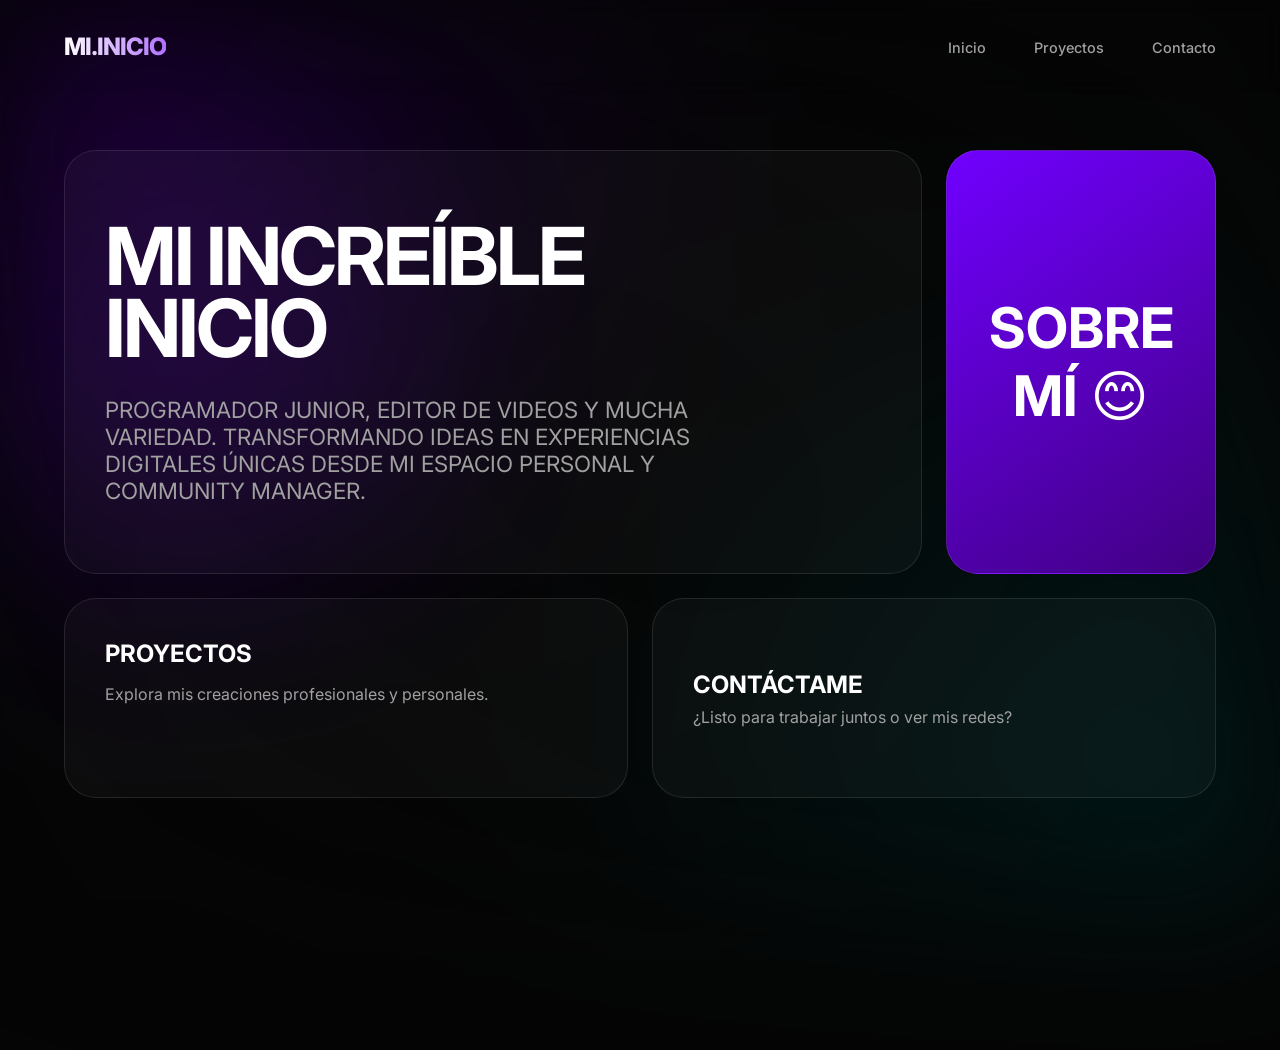
<file: index.html>
<!DOCTYPE html>
<html lang="es">
<head>
    <meta charset="UTF-8">
    <meta name="viewport" content="width=device-width, initial-scale=1.0">
    <title>Mi Inicio</title>
    <link rel="stylesheet" href="style.css">
    <link rel="preconnect" href="https://fonts.googleapis.com">
    <link rel="preconnect" href="https://fonts.gstatic.com" crossorigin>
    <link href="https://fonts.googleapis.com/css2?family=Inter:wght@400;500;700;800&display=swap" rel="stylesheet">
</head>
<body>
    <div class="bg-mesh"></div>
    <div class="bg-orb"></div>

    <header>
        <nav>
            <div class="logo">MI.INICIO</div>
            <div class="menu-toggle" id="mobile-menu">
                <span></span>
                <span></span>
                <span></span>
            </div>
            <ul class="nav-links">
                <li><a href="#inicio">Inicio</a></li>
                <li><a href="#proyectos">Proyectos</a></li>
                <li><a href="#contacto">Contacto</a></li>
            </ul>
        </nav>
    </header>

    <main id="inicio">
        <!-- Bento Grid Layout -->
        <div class="bento-card card-hero col-span-3 row-span-2 reveal">
            <h1>MI INCREÍBLE<br>INICIO</h1>
            <p>
PROGRAMADOR JUNIOR, EDITOR DE VIDEOS Y MUCHA VARIEDAD. TRANSFORMANDO IDEAS EN EXPERIENCIAS DIGITALES ÚNICAS DESDE MI ESPACIO PERSONAL Y COMMUNITY MANAGER.</p>
        </div>

        <a href="sobre-mi.html" class="bento-card card-skills col-span-1 row-span-2 reveal" id="sobre-mi" style="display: flex; align-items: center; justify-content: center; min-height: 250px; text-decoration: none; color: inherit;">
            <h2 style="font-size: 3.5rem; text-align: center;">SOBRE MÍ 😊</h2>
        </a>

        <a href="proyectos.html" class="bento-card card-work col-span-2 reveal" id="proyectos" style="text-decoration: none; color: inherit; display: block; transition: transform 0.3s, border-color 0.3s;">
            <h2>PROYECTOS</h2>
            <p style="color: var(--text-dim); margin-top: 1rem;">Explora mis creaciones profesionales y personales.</p>
        </a>

        <a href="contacto.html" class="bento-card card-contact col-span-2 reveal" id="contacto" style="text-decoration: none; color: inherit; display: flex; align-items: center; justify-content: space-between; transition: transform 0.3s, border-color 0.3s;">
            <div>
                <h2>CONTÁCTAME</h2>
                <p style="color: var(--text-dim); margin-top: 0.5rem;">¿Listo para trabajar juntos o ver mis redes?</p>
            </div>
        </a>
    </main>

    <script src="script.js"></script>
</body>
</html>
</file>
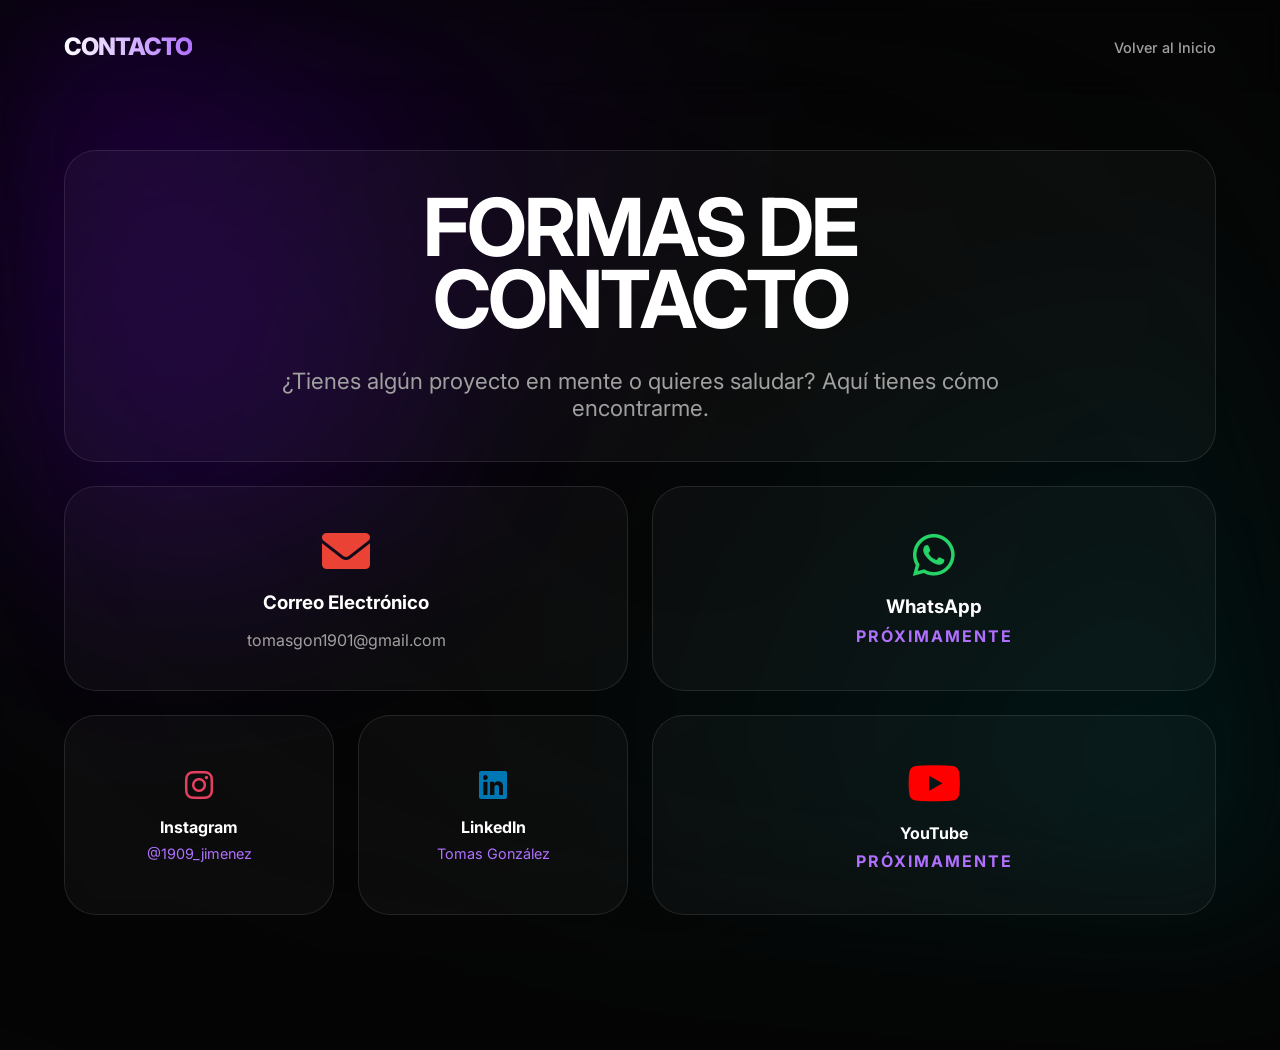
<file: contacto.html>
<!DOCTYPE html>
<html lang="es">
<head>
    <meta charset="UTF-8">
    <meta name="viewport" content="width=device-width, initial-scale=1.0">
    <title>Contacto | Mi Inicio</title>
    <link rel="stylesheet" href="style.css">
    <link rel="preconnect" href="https://fonts.googleapis.com">
    <link rel="preconnect" href="https://fonts.gstatic.com" crossorigin>
    <link href="https://fonts.googleapis.com/css2?family=Inter:wght@400;500;700;800&display=swap" rel="stylesheet">
    <link rel="stylesheet" href="https://cdnjs.cloudflare.com/ajax/libs/font-awesome/6.0.0/css/all.min.css">
</head>
<body>
    <div class="bg-mesh"></div>
    <div class="bg-orb"></div>

    <header>
        <nav>
            <div class="logo">CONTACTO</div>
            <div class="menu-toggle" id="mobile-menu">
                <span></span>
                <span></span>
                <span></span>
            </div>
            <ul class="nav-links">
                <li><a href="index.html">Volver al Inicio</a></li>
            </ul>
        </nav>
    </header>

    <main>
        <div class="bento-card card-hero col-span-4 reveal" style="text-align: center; display: flex; flex-direction: column; align-items: center; justify-content: center;">
            <h1>FORMAS DE<br>CONTACTO</h1>
            <p style="text-align: center; max-width: 800px; margin: 0 auto;">¿Tienes algún proyecto en mente o quieres saludar? Aquí tienes cómo encontrarme.</p>
        </div>

        <a href="https://mail.google.com/mail/?view=cm&fs=1&to=tomasgon1901@gmail.com" target="_blank" class="bento-card col-span-2 reveal" style="display: flex; flex-direction: column; align-items: center; justify-content: center; gap: 1rem; text-decoration: none; color: inherit; transition: transform 0.3s, border-color 0.3s;">
            <i class="fas fa-envelope" style="font-size: 3rem; color: #EA4335;"></i>
            <h3>Correo Electrónico</h3>
            <p style="color: var(--text-dim);">tomasgon1901@gmail.com</p>
        </a>

        <div class="bento-card col-span-2 reveal" style="text-align: center; display: flex; flex-direction: column; align-items: center; justify-content: center;">
            <i class="fab fa-whatsapp" style="font-size: 3rem; margin-bottom: 1rem; color: #25D366;"></i>
            <h3>WhatsApp</h3>
            <p style="color: var(--accent-light); font-weight: 700; letter-spacing: 2px; margin-top: 0.5rem;">PRÓXIMAMENTE</p>
        </div>

        <a href="https://www.instagram.com/1909_jimenez?igsh=MTFvOTR3eHhnMGNzcg==" target="_blank" class="bento-card col-span-1 reveal" style="text-align: center; text-decoration: none; color: inherit; display: flex; flex-direction: column; align-items: center; justify-content: center; transition: transform 0.3s, border-color 0.3s;">
            <i class="fab fa-instagram" style="font-size: 2rem; margin-bottom: 1rem; color: #E4405F;"></i>
            <h4>Instagram</h4>
            <p style="color: var(--accent-light); font-size: 0.9rem; margin-top: 0.5rem;">@1909_jimenez</p>
        </a>

        <a href="https://www.linkedin.com/in/tomas-gonzález-487644416" target="_blank" class="bento-card col-span-1 reveal" style="text-align: center; text-decoration: none; color: inherit; display: flex; flex-direction: column; align-items: center; justify-content: center; transition: transform 0.3s, border-color 0.3s;">
            <i class="fab fa-linkedin" style="font-size: 2rem; margin-bottom: 1rem; color: #0077B5;"></i>
            <h4>LinkedIn</h4>
            <p style="color: var(--accent-light); font-size: 0.9rem; margin-top: 0.5rem;">Tomas González</p>
        </a>

        <div class="bento-card col-span-2 reveal" style="text-align: center; display: flex; flex-direction: column; align-items: center; justify-content: center;">
            <i class="fab fa-youtube" style="font-size: 3rem; margin-bottom: 1rem; color: #FF0000;"></i>
            <h4>YouTube</h4>
            <p style="color: var(--accent-light); font-weight: 700; letter-spacing: 2px; margin-top: 0.5rem;">PRÓXIMAMENTE</p>
        </div>
    </main>

    <script src="script.js"></script>
</body>
</html>
</file>
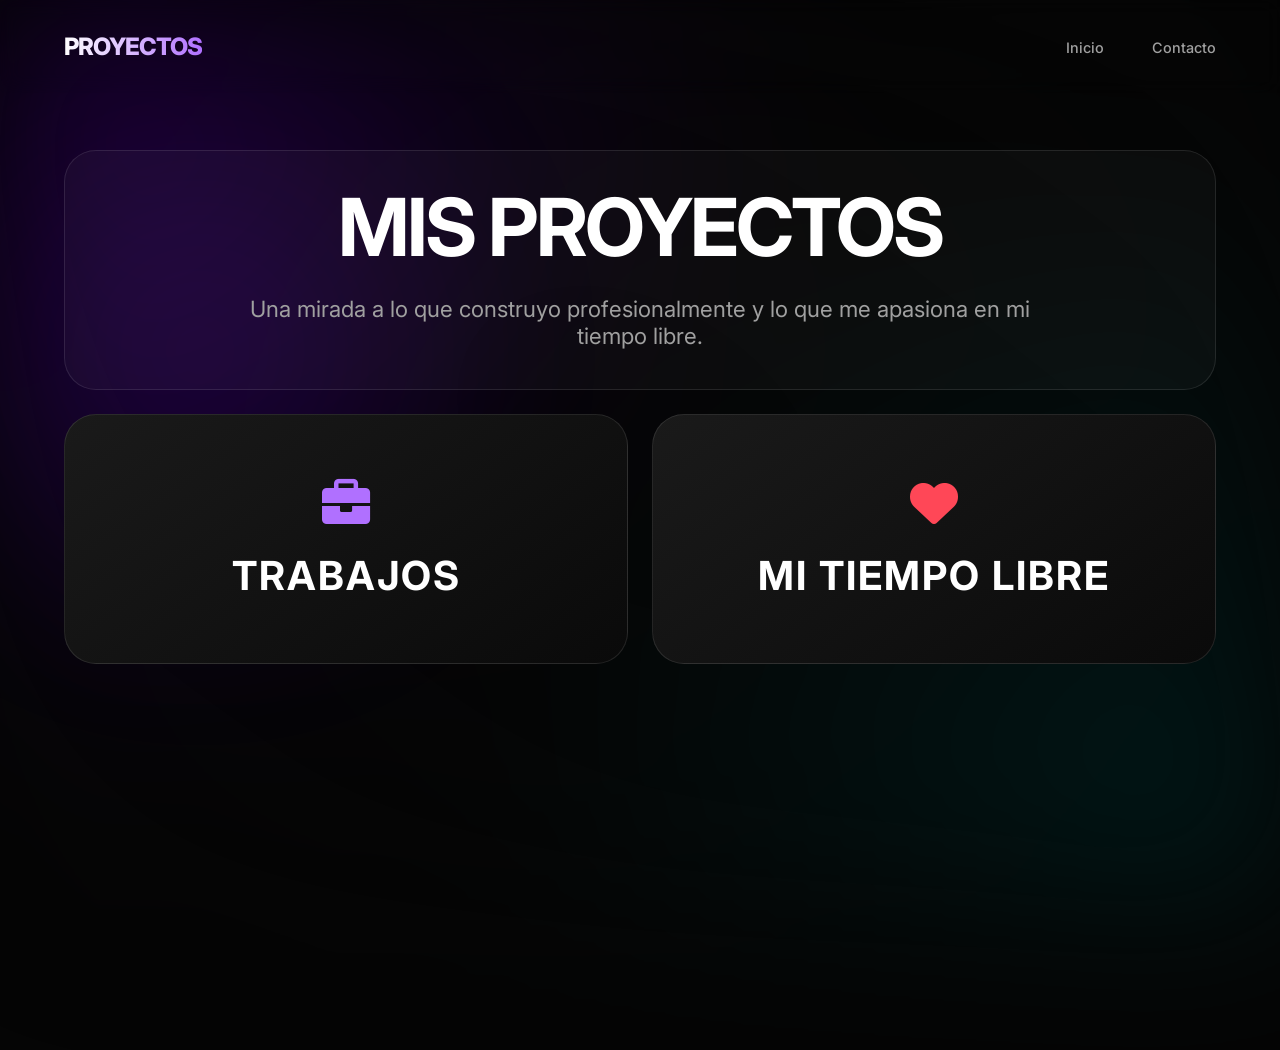
<file: proyectos.html>
<!DOCTYPE html>
<html lang="es">
<head>
    <meta charset="UTF-8">
    <meta name="viewport" content="width=device-width, initial-scale=1.0">
    <title>Proyectos | Mi Inicio</title>
    <link rel="stylesheet" href="style.css">
    <link rel="preconnect" href="https://fonts.googleapis.com">
    <link rel="preconnect" href="https://fonts.gstatic.com" crossorigin>
    <link href="https://fonts.googleapis.com/css2?family=Inter:wght@400;500;700;800&display=swap" rel="stylesheet">
    <link rel="stylesheet" href="https://cdnjs.cloudflare.com/ajax/libs/font-awesome/6.0.0/css/all.min.css">
    <style>
        .clickable-card {
            text-decoration: none;
            color: inherit;
            display: flex;
            flex-direction: column;
            align-items: center;
            justify-content: center;
            cursor: pointer;
        }
    </style>
</head>
<body>
    <div class="bg-mesh"></div>
    <div class="bg-orb"></div>

    <header>
        <nav>
            <div class="logo">PROYECTOS</div>
            <div class="menu-toggle" id="mobile-menu">
                <span></span>
                <span></span>
                <span></span>
            </div>
            <ul class="nav-links">
                <li><a href="index.html">Inicio</a></li>
                <li><a href="contacto.html">Contacto</a></li>
            </ul>
        </nav>
    </header>

    <main>
        <div class="bento-card card-hero col-span-4 reveal" style="text-align: center; display: flex; flex-direction: column; align-items: center; justify-content: center;">
            <h1>MIS PROYECTOS</h1>
            <p style="text-align: center; max-width: 800px; margin: 0 auto;">Una mirada a lo que construyo profesionalmente y lo que me apasiona en mi tiempo libre.</p>
        </div>

        <!-- Sección de Trabajos -->
        <a href="trabajos.html" class="bento-card col-span-2 reveal clickable-card" style="background: linear-gradient(145deg, #1a1a1a, #0a0a0a); min-height: 250px;">
            <div style="display: flex; flex-direction: column; align-items: center; gap: 1.5rem;">
                <i class="fas fa-briefcase" style="font-size: 3rem; color: var(--accent-light);"></i>
                <h2 style="font-size: 2.5rem; letter-spacing: 2px;">TRABAJOS</h2>
            </div>
        </a>

        <!-- Sección de Tiempo Libre -->
        <a href="tiempo-libre.html" class="bento-card col-span-2 reveal clickable-card" style="background: linear-gradient(145deg, #1a1a1a, #0a0a0a); min-height: 250px;">
            <div style="display: flex; flex-direction: column; align-items: center; gap: 1.5rem;">
                <i class="fas fa-heart" style="font-size: 3rem; color: #ff4757;"></i>
                <h2 style="font-size: 2.5rem; letter-spacing: 2px;">MI TIEMPO LIBRE</h2>
            </div>
        </a>
    </main>

    <script src="script.js"></script>
</body>
</html>
</file>
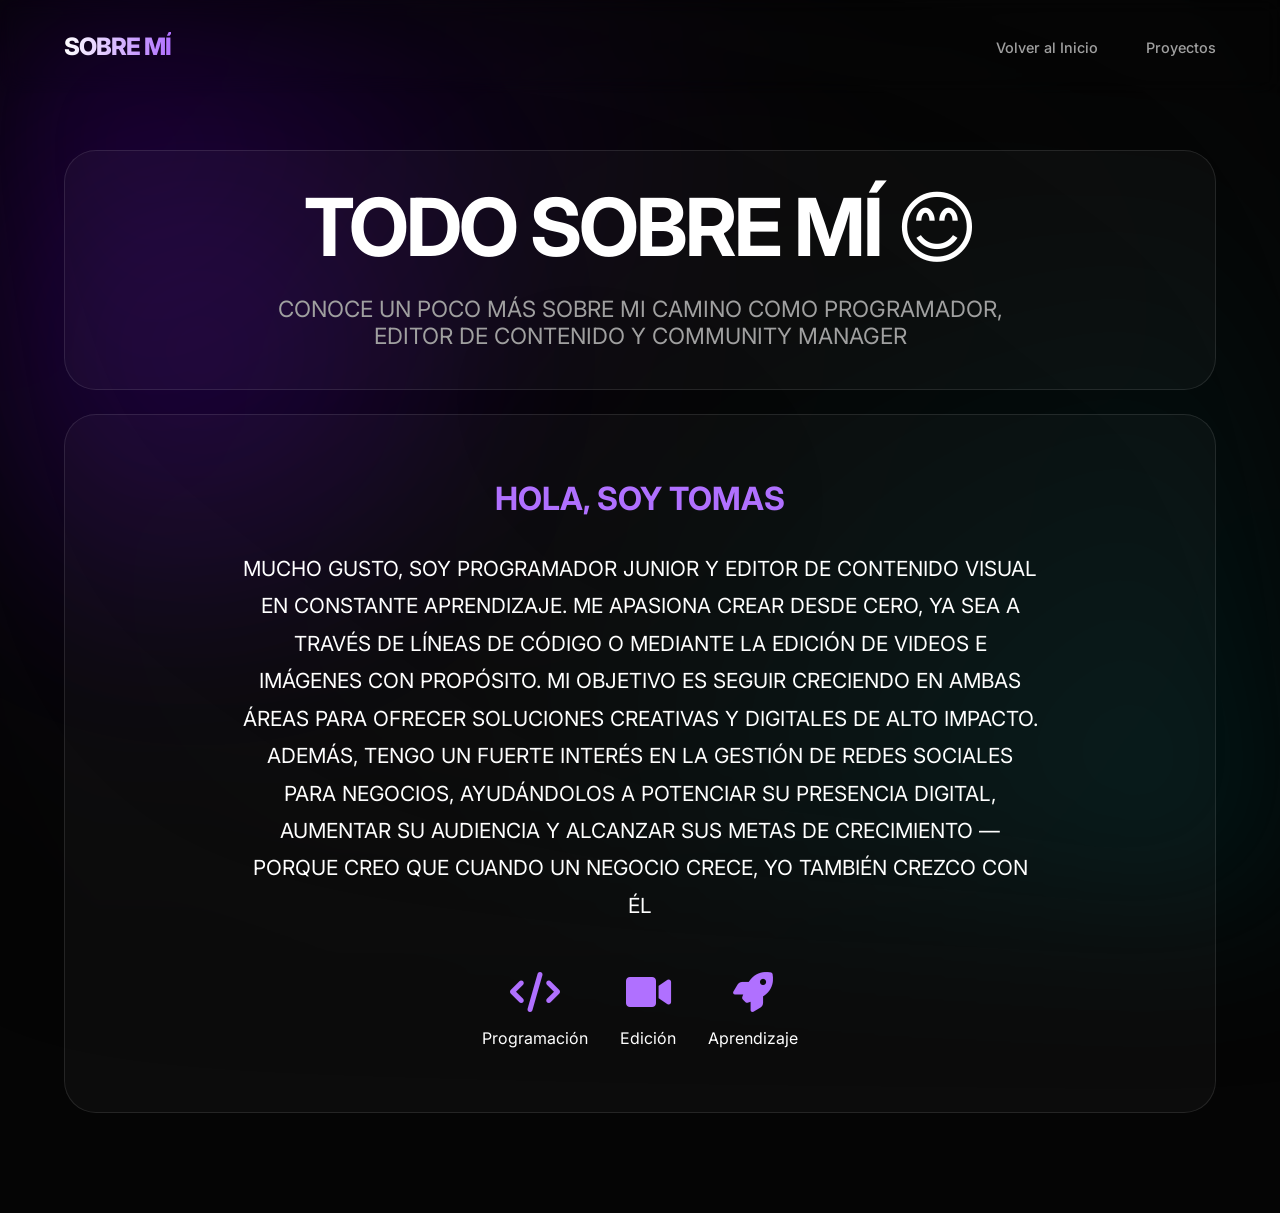
<file: sobre-mi.html>
<!DOCTYPE html>
<html lang="es">
<head>
    <meta charset="UTF-8">
    <meta name="viewport" content="width=device-width, initial-scale=1.0">
    <title>Sobre Mí | Mi Inicio</title>
    <link rel="stylesheet" href="style.css">
    <link rel="preconnect" href="https://fonts.googleapis.com">
    <link rel="preconnect" href="https://fonts.gstatic.com" crossorigin>
    <link href="https://fonts.googleapis.com/css2?family=Inter:wght@400;500;700;800&display=swap" rel="stylesheet">
    <link rel="stylesheet" href="https://cdnjs.cloudflare.com/ajax/libs/font-awesome/6.0.0/css/all.min.css">
</head>
<body>
    <div class="bg-mesh"></div>
    <div class="bg-orb"></div>

    <header>
        <nav>
            <div class="logo">SOBRE MÍ</div>
            <div class="menu-toggle" id="mobile-menu">
                <span></span>
                <span></span>
                <span></span>
            </div>
            <ul class="nav-links">
                <li><a href="index.html">Volver al Inicio</a></li>
                <li><a href="proyectos.html">Proyectos</a></li>
            </ul>
        </nav>
    </header>

    <main>
        <div class="bento-card card-hero col-span-4 reveal" style="text-align: center; display: flex; flex-direction: column; align-items: center; justify-content: center;">
            <h1>TODO SOBRE MÍ 😊</h1>
            <p style="text-align: center; max-width: 800px; margin: 0 auto;">CONOCE UN POCO MÁS SOBRE MI CAMINO COMO PROGRAMADOR, EDITOR DE CONTENIDO Y COMMUNITY MANAGER</p>
        </div>

        <div class="bento-card col-span-4 reveal bio-card" style="display: flex; flex-direction: column; align-items: center; justify-content: center;">
            <h2 style="font-size: 2rem; margin-bottom: 2rem; color: var(--accent-light);">HOLA, SOY TOMAS</h2>
            <div style="max-width: 800px; text-align: center; line-height: 1.8; font-size: 1.3rem; color: var(--text-main);">
                <p>MUCHO GUSTO, SOY PROGRAMADOR JUNIOR Y EDITOR DE CONTENIDO VISUAL EN CONSTANTE APRENDIZAJE. ME APASIONA CREAR DESDE CERO, YA SEA A TRAVÉS DE LÍNEAS DE CÓDIGO O MEDIANTE LA EDICIÓN DE VIDEOS E IMÁGENES CON PROPÓSITO. MI OBJETIVO ES SEGUIR CRECIENDO EN AMBAS ÁREAS PARA OFRECER SOLUCIONES CREATIVAS Y DIGITALES DE ALTO IMPACTO.
ADEMÁS, TENGO UN FUERTE INTERÉS EN LA GESTIÓN DE REDES SOCIALES PARA NEGOCIOS, AYUDÁNDOLOS A POTENCIAR SU PRESENCIA DIGITAL, AUMENTAR SU AUDIENCIA Y ALCANZAR SUS METAS DE CRECIMIENTO — PORQUE CREO QUE CUANDO UN NEGOCIO CRECE, YO TAMBIÉN CREZCO CON ÉL</p>
            </div>
            <div style="margin-top: 3rem; display: flex; gap: 2rem; flex-wrap: wrap; justify-content: center;">
                <div style="text-align: center;">
                    <i class="fas fa-code" style="font-size: 2.5rem; color: var(--accent-light); margin-bottom: 1rem;"></i>
                    <p>Programación</p>
                </div>
                <div style="text-align: center;">
                    <i class="fas fa-video" style="font-size: 2.5rem; color: var(--accent-light); margin-bottom: 1rem;"></i>
                    <p>Edición</p>
                </div>
                <div style="text-align: center;">
                    <i class="fas fa-rocket" style="font-size: 2.5rem; color: var(--accent-light); margin-bottom: 1rem;"></i>
                    <p>Aprendizaje</p>
                </div>
            </div>
        </div>
    </main>

    <script src="script.js"></script>
</body>
</html>
</file>
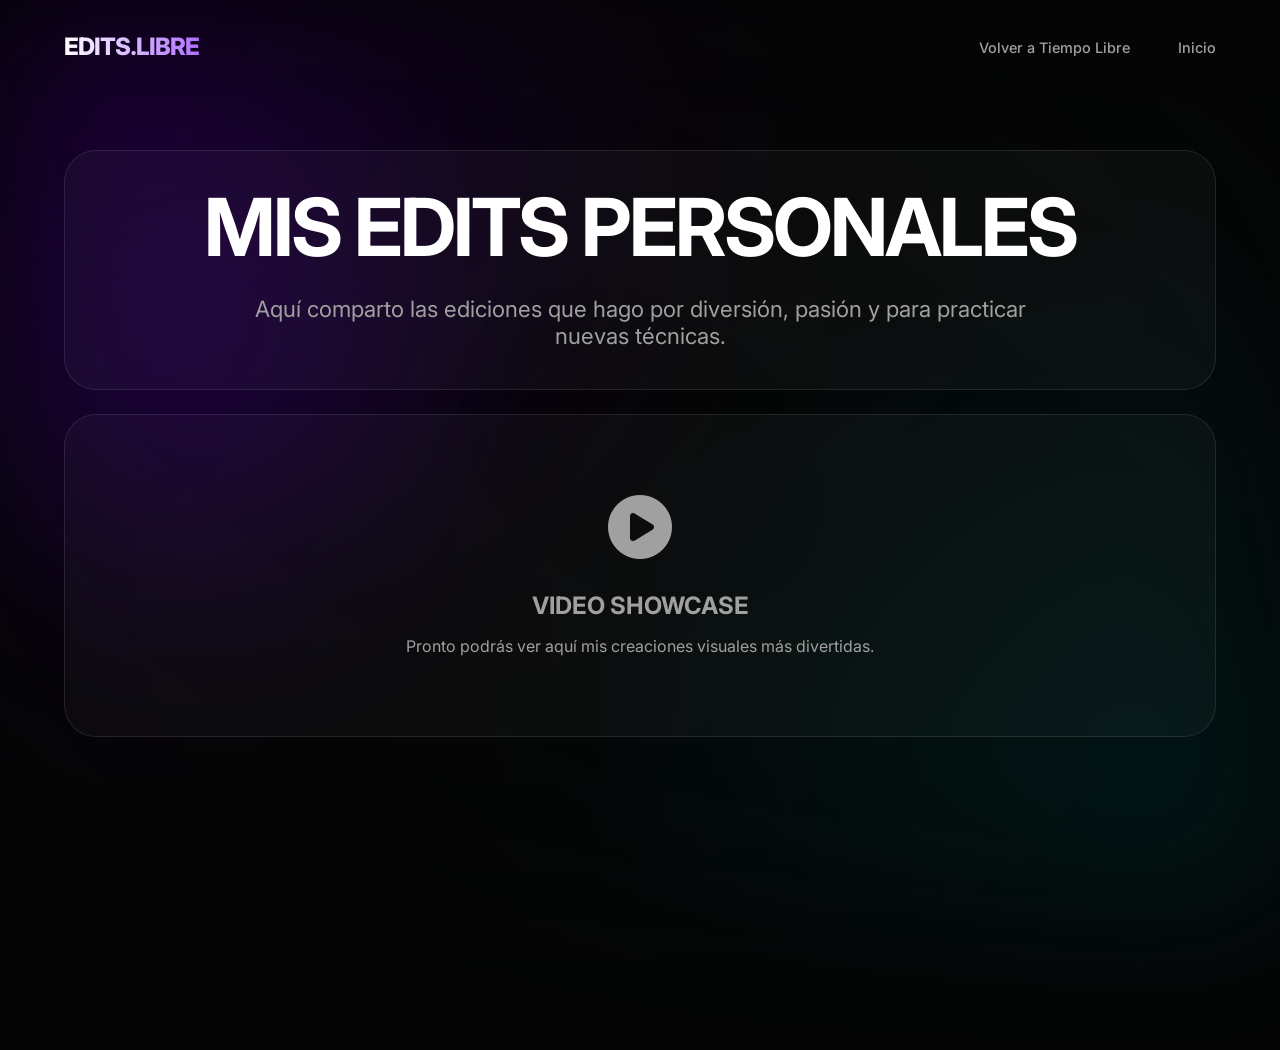
<file: tiempo-libre-edits.html>
<!DOCTYPE html>
<html lang="es">
<head>
    <meta charset="UTF-8">
    <meta name="viewport" content="width=device-width, initial-scale=1.0">
    <title>Edits Personales | Mi Inicio</title>
    <link rel="stylesheet" href="style.css">
    <link rel="preconnect" href="https://fonts.googleapis.com">
    <link rel="preconnect" href="https://fonts.gstatic.com" crossorigin>
    <link href="https://fonts.googleapis.com/css2?family=Inter:wght@400;500;700;800&display=swap" rel="stylesheet">
    <link rel="stylesheet" href="https://cdnjs.cloudflare.com/ajax/libs/font-awesome/6.0.0/css/all.min.css">
</head>
<body>
    <div class="bg-mesh"></div>
    <div class="bg-orb"></div>

    <header>
        <nav>
            <div class="logo">EDITS.LIBRE</div>
            <div class="menu-toggle" id="mobile-menu">
                <span></span>
                <span></span>
                <span></span>
            </div>
            <ul class="nav-links">
                <li><a href="tiempo-libre.html">Volver a Tiempo Libre</a></li>
                <li><a href="index.html">Inicio</a></li>
            </ul>
        </nav>
    </header>

    <main>
        <div class="bento-card card-hero col-span-4 reveal" style="text-align: center; display: flex; flex-direction: column; align-items: center; justify-content: center;">
            <h1>MIS EDITS PERSONALES</h1>
            <p style="text-align: center; max-width: 800px; margin: 0 auto;">Aquí comparto las ediciones que hago por diversión, pasión y para practicar nuevas técnicas.</p>
        </div>

        <div class="bento-card col-span-4 reveal" style="text-align: center; padding: 5rem;">
            <i class="fas fa-play-circle" style="font-size: 4rem; color: var(--text-dim); margin-bottom: 2rem;"></i>
            <h2 style="color: var(--text-dim);">VIDEO SHOWCASE</h2>
            <p style="color: var(--text-dim); margin-top: 1rem;">Pronto podrás ver aquí mis creaciones visuales más divertidas.</p>
        </div>
    </main>

    <script src="script.js"></script>
</body>
</html>
</file>
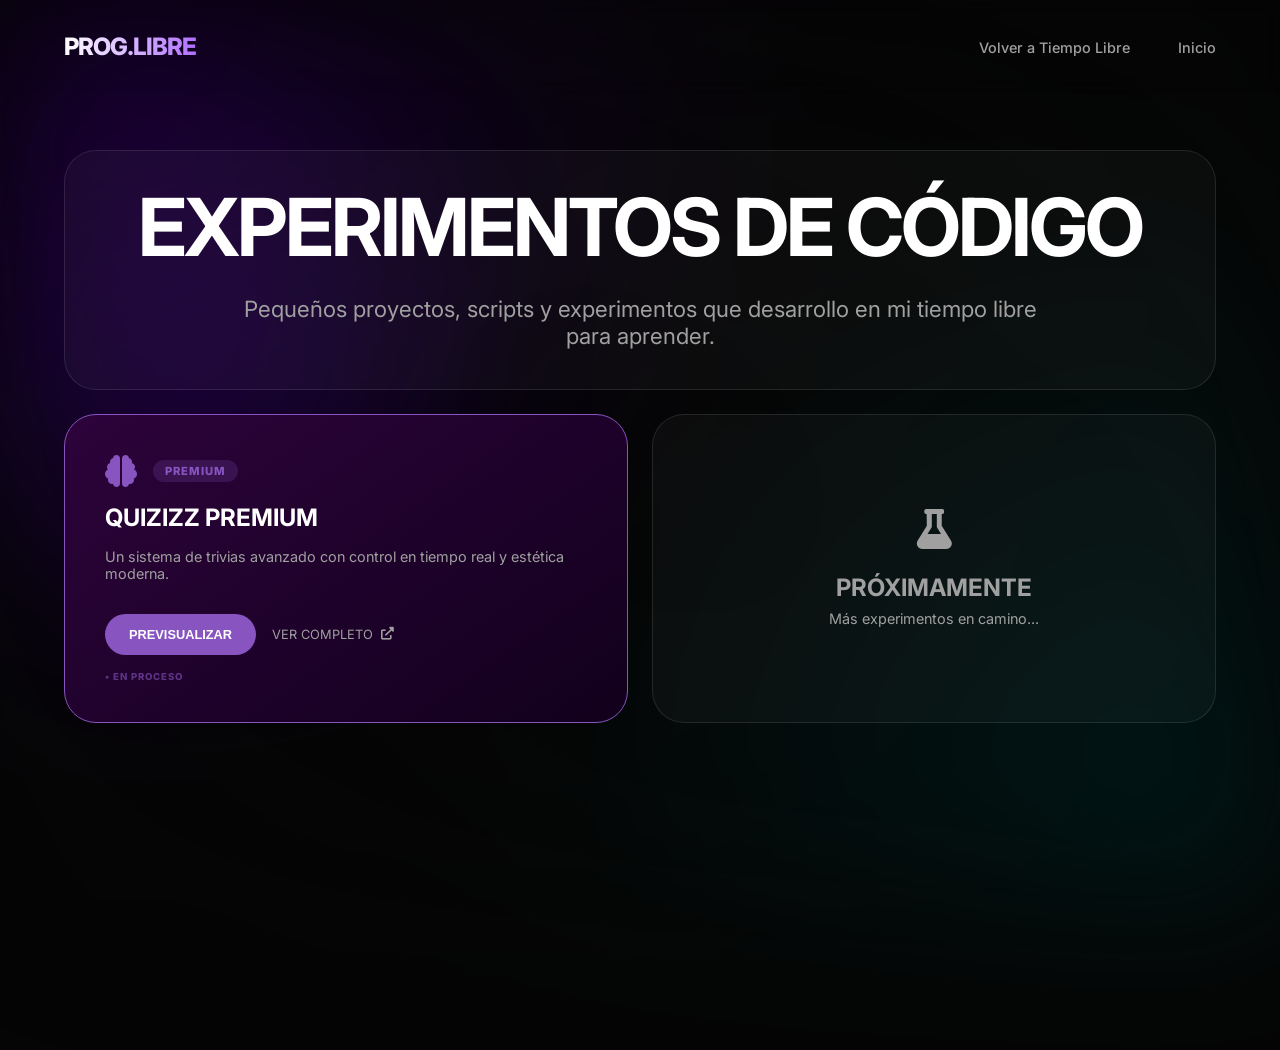
<file: tiempo-libre-programacion.html>
<!DOCTYPE html>
<html lang="es">
<head>
    <meta charset="UTF-8">
    <meta name="viewport" content="width=device-width, initial-scale=1.0">
    <title>Experimentos | Mi Inicio</title>
    <link rel="stylesheet" href="style.css">
    <link rel="preconnect" href="https://fonts.googleapis.com">
    <link rel="preconnect" href="https://fonts.gstatic.com" crossorigin>
    <link href="https://fonts.googleapis.com/css2?family=Inter:wght@400;500;700;800&display=swap" rel="stylesheet">
    <link rel="stylesheet" href="https://cdnjs.cloudflare.com/ajax/libs/font-awesome/6.0.0/css/all.min.css">
</head>
<body>
    <div class="bg-mesh"></div>
    <div class="bg-orb"></div>

    <header>
        <nav>
            <div class="logo">PROG.LIBRE</div>
            <div class="menu-toggle" id="mobile-menu">
                <span></span>
                <span></span>
                <span></span>
            </div>
            <ul class="nav-links">
                <li><a href="tiempo-libre.html">Volver a Tiempo Libre</a></li>
                <li><a href="index.html">Inicio</a></li>
            </ul>
        </nav>
    </header>

    <main>
        <div class="bento-card card-hero col-span-4 reveal" style="text-align: center; display: flex; flex-direction: column; align-items: center; justify-content: center;">
            <h1>EXPERIMENTOS DE CÓDIGO</h1>
            <p style="text-align: center; max-width: 800px; margin: 0 auto;">Pequeños proyectos, scripts y experimentos que desarrollo en mi tiempo libre para aprender.</p>
        </div>

        <!-- Sección de Proyecto: Quizizz PREMIUM -->
        <div class="bento-card col-span-2 reveal" style="display: flex; flex-direction: column; justify-content: space-between; background: linear-gradient(145deg, #2d033b, #11001c); border-color: #8854c0;">
            <div>
                <div style="display: flex; align-items: center; gap: 1rem; margin-bottom: 1rem;">
                    <i class="fas fa-brain" style="font-size: 2rem; color: #8854c0;"></i>
                    <span style="background: rgba(136, 84, 192, 0.2); color: #8854c0; padding: 4px 12px; border-radius: 20px; font-size: 0.7rem; font-weight: 800; letter-spacing: 1px;">PREMIUM</span>
                </div>
                <h2>QUIZIZZ PREMIUM</h2>
                <p style="color: var(--text-dim); margin-top: 1rem; font-size: 0.9rem;">Un sistema de trivias avanzado con control en tiempo real y estética moderna.</p>
            </div>
            <div style="margin-top: 2rem; display: flex; gap: 1rem; align-items: center;">
                <button onclick="openPreview()" class="contact-btn" style="background: #8854c0; color: white; border: none; cursor: pointer; padding: 0.8rem 1.5rem; font-size: 0.8rem;">PREVISUALIZAR</button>
                <a href="proyectos/quiz-premium/index.html" target="_blank" style="text-decoration: none; color: var(--text-dim); font-size: 0.8rem; display: flex; align-items: center; gap: 0.5rem;">
                    VER COMPLETO <i class="fas fa-external-link-alt"></i>
                </a>
            </div>
            <p style="font-size: 0.6rem; color: #8854c0; opacity: 0.6; margin-top: 1rem; letter-spacing: 1px; font-weight: 800; text-transform: uppercase;">• En proceso</p>
        </div>

        <div class="bento-card col-span-2 reveal" style="text-align: center; display: flex; flex-direction: column; align-items: center; justify-content: center;">
            <i class="fas fa-flask" style="font-size: 2.5rem; color: var(--text-dim); margin-bottom: 1.5rem;"></i>
            <h2 style="color: var(--text-dim);">PRÓXIMAMENTE</h2>
            <p style="color: var(--text-dim); margin-top: 0.5rem; font-size: 0.9rem;">Más experimentos en camino...</p>
        </div>
    </main>

    <!-- Modal de Previsualización -->
    <div id="preview-modal" style="display: none; position: fixed; top: 0; left: 0; width: 100%; height: 100%; background: rgba(0,0,0,0.9); z-index: 1000; backdrop-filter: blur(10px);">
        <div style="position: relative; width: 95%; max-width: 450px; height: 85vh; margin: 4vh auto; background: #000; border-radius: 32px; overflow: hidden; border: 1px solid rgba(255,255,255,0.1); box-shadow: 0 0 50px rgba(136, 84, 192, 0.3);">
            <button onclick="closePreview()" style="position: absolute; top: 20px; right: 20px; background: rgba(255,255,255,0.2); border: none; color: white; width: 40px; height: 40px; border-radius: 50%; cursor: pointer; z-index: 1001; display: flex; align-items: center; justify-content: center;">
                <i class="fas fa-times"></i>
            </button>
            <iframe id="preview-iframe" src="" style="width: 100%; height: 100%; border: none;"></iframe>
        </div>
    </div>

    <script>
        function openPreview() {
            document.getElementById('preview-iframe').src = 'proyectos/quiz-premium/index.html';
            document.getElementById('preview-modal').style.display = 'block';
            document.body.style.overflow = 'hidden';
        }
        function closePreview() {
            document.getElementById('preview-modal').style.display = 'none';
            document.getElementById('preview-iframe').src = '';
            document.body.style.overflow = 'auto';
        }
    </script>

    <script src="script.js"></script>
</body>
</html>
</file>
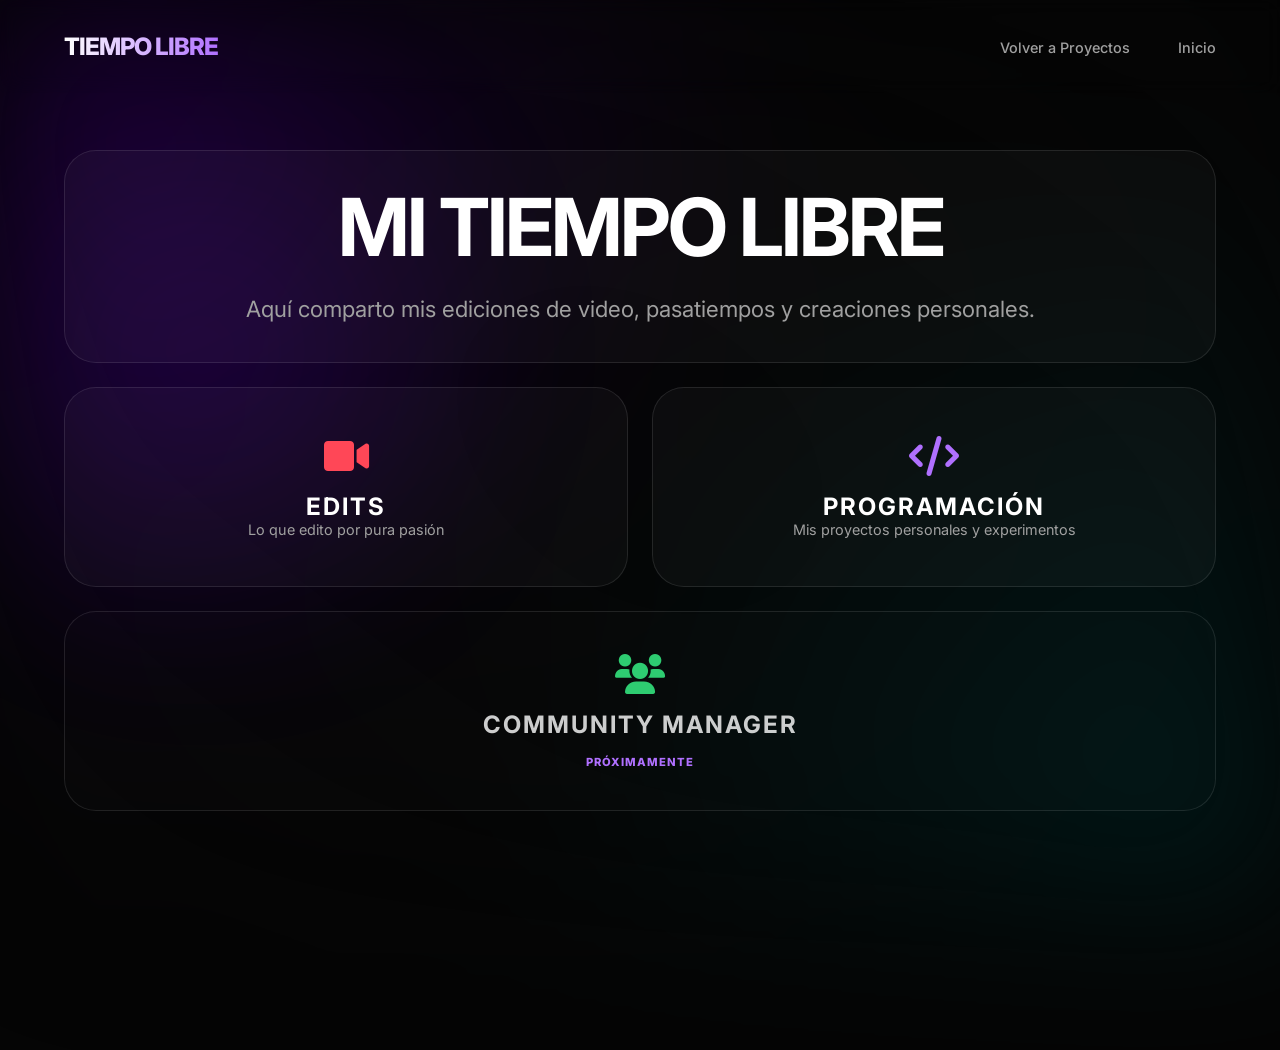
<file: tiempo-libre.html>
<!DOCTYPE html>
<html lang="es">
<head>
    <meta charset="UTF-8">
    <meta name="viewport" content="width=device-width, initial-scale=1.0">
    <title>Tiempo Libre | Mi Inicio</title>
    <link rel="stylesheet" href="style.css">
    <link rel="preconnect" href="https://fonts.googleapis.com">
    <link rel="preconnect" href="https://fonts.gstatic.com" crossorigin>
    <link href="https://fonts.googleapis.com/css2?family=Inter:wght@400;500;700;800&display=swap" rel="stylesheet">
    <link rel="stylesheet" href="https://cdnjs.cloudflare.com/ajax/libs/font-awesome/6.0.0/css/all.min.css">
    <style>
        .hobby-card {
            transition: transform 0.3s ease, border-color 0.3s ease;
            cursor: pointer;
            text-decoration: none;
            color: inherit;
        }
        .hobby-card:hover {
            transform: translateY(-10px);
            border-color: #ff4757;
        }
        .status-tag {
            font-size: 0.7rem;
            font-weight: 800;
            letter-spacing: 1px;
            color: var(--accent-light);
            margin-top: 1rem;
        }
    </style>
</head>
<body>
    <div class="bg-mesh"></div>
    <div class="bg-orb"></div>

    <header>
        <nav>
            <div class="logo">TIEMPO LIBRE</div>
            <div class="menu-toggle" id="mobile-menu">
                <span></span>
                <span></span>
                <span></span>
            </div>
            <ul class="nav-links">
                <li><a href="proyectos.html">Volver a Proyectos</a></li>
                <li><a href="index.html">Inicio</a></li>
            </ul>
        </nav>
    </header>

    <main>
        <div class="bento-card card-hero col-span-4 reveal" style="text-align: center; display: flex; flex-direction: column; align-items: center; justify-content: center;">
            <h1>MI TIEMPO LIBRE</h1>
            <p style="text-align: center; max-width: 800px; margin: 0 auto;">Aquí comparto mis ediciones de video, pasatiempos y creaciones personales.</p>
        </div>

        <!-- Sección EDITS -->
        <a href="tiempo-libre-edits.html" class="bento-card col-span-2 reveal hobby-card" style="display: flex; flex-direction: column; align-items: center; justify-content: center; min-height: 200px;">
            <i class="fas fa-video" style="font-size: 2.5rem; color: #ff4757; margin-bottom: 1rem;"></i>
            <h2 style="letter-spacing: 2px;">EDITS</h2>
            <p style="color: var(--text-dim); font-size: 0.9rem;">Lo que edito por pura pasión</p>
        </a>

        <!-- Sección PROGRAMACIÓN -->
        <a href="tiempo-libre-programacion.html" class="bento-card col-span-2 reveal hobby-card" style="display: flex; flex-direction: column; align-items: center; justify-content: center; min-height: 200px;">
            <i class="fas fa-code" style="font-size: 2.5rem; color: var(--accent-light); margin-bottom: 1rem;"></i>
            <h2 style="letter-spacing: 2px;">PROGRAMACIÓN</h2>
            <p style="color: var(--text-dim); font-size: 0.9rem;">Mis proyectos personales y experimentos</p>
        </a>

        <!-- Sección COMMUNITY MANAGER -->
        <div class="bento-card col-span-4 reveal" style="display: flex; flex-direction: column; align-items: center; justify-content: center; min-height: 150px; background: rgba(255,255,255,0.01);">
            <i class="fas fa-users" style="font-size: 2.5rem; color: #2ecc71; margin-bottom: 1rem;"></i>
            <h2 style="letter-spacing: 2px; opacity: 0.8;">COMMUNITY MANAGER</h2>
            <p class="status-tag">PRÓXIMAMENTE</p>
        </div>
    </main>

    <script src="script.js"></script>
</body>
</html>
</file>
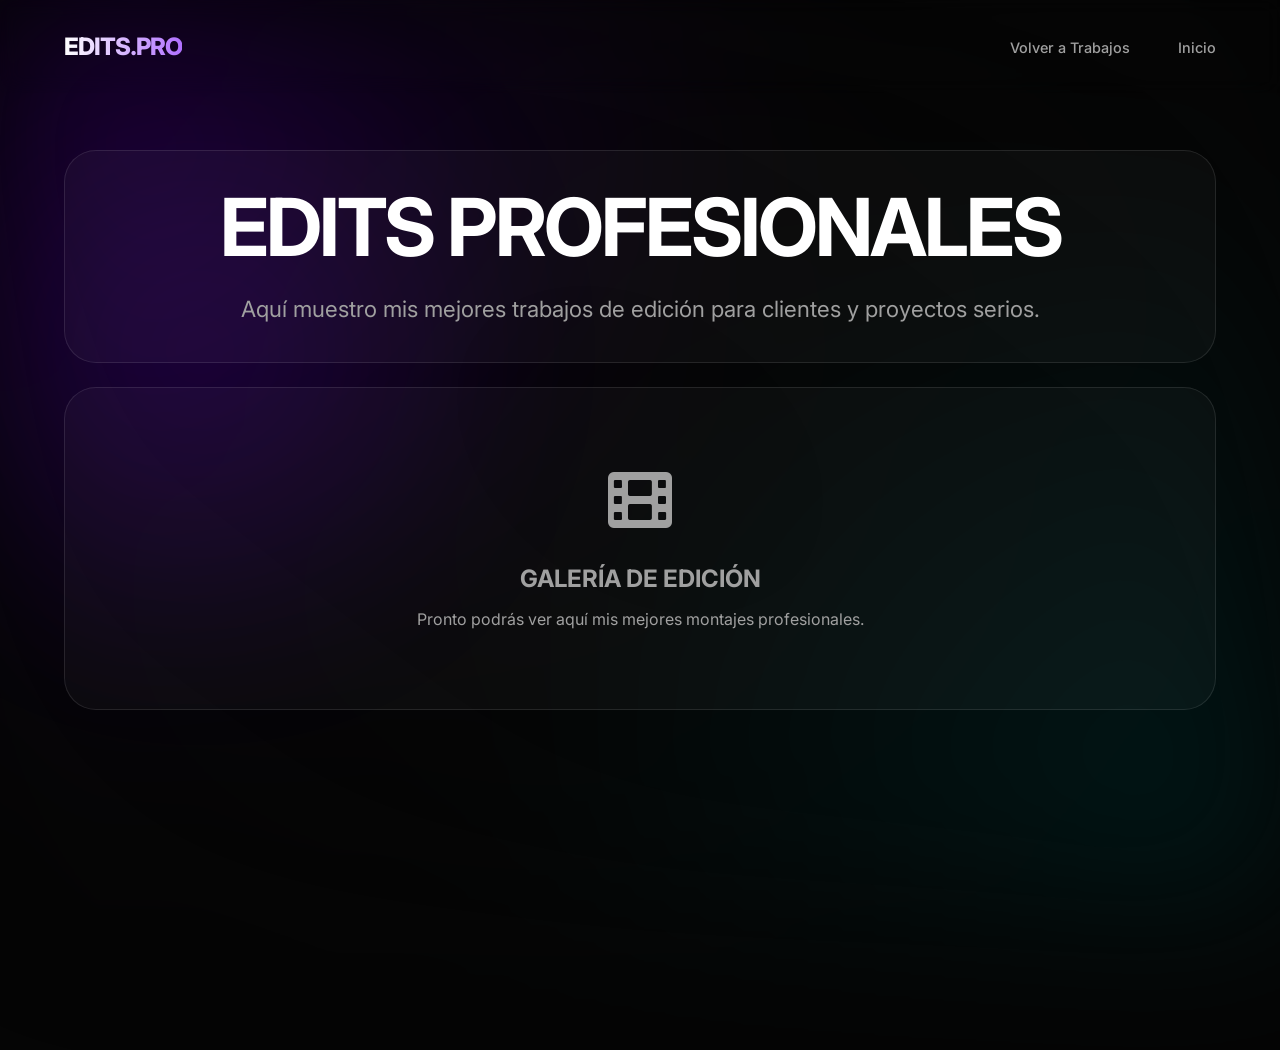
<file: trabajos-edits.html>
<!DOCTYPE html>
<html lang="es">
<head>
    <meta charset="UTF-8">
    <meta name="viewport" content="width=device-width, initial-scale=1.0">
    <title>Edits Profesionales | Mi Inicio</title>
    <link rel="stylesheet" href="style.css">
    <link rel="preconnect" href="https://fonts.googleapis.com">
    <link rel="preconnect" href="https://fonts.gstatic.com" crossorigin>
    <link href="https://fonts.googleapis.com/css2?family=Inter:wght@400;500;700;800&display=swap" rel="stylesheet">
    <link rel="stylesheet" href="https://cdnjs.cloudflare.com/ajax/libs/font-awesome/6.0.0/css/all.min.css">
</head>
<body>
    <div class="bg-mesh"></div>
    <div class="bg-orb"></div>

    <header>
        <nav>
            <div class="logo">EDITS.PRO</div>
            <div class="menu-toggle" id="mobile-menu">
                <span></span>
                <span></span>
                <span></span>
            </div>
            <ul class="nav-links">
                <li><a href="trabajos.html">Volver a Trabajos</a></li>
                <li><a href="index.html">Inicio</a></li>
            </ul>
        </nav>
    </header>

    <main>
        <div class="bento-card card-hero col-span-4 reveal" style="text-align: center; display: flex; flex-direction: column; align-items: center; justify-content: center;">
            <h1>EDITS PROFESIONALES</h1>
            <p style="text-align: center; max-width: 800px; margin: 0 auto;">Aquí muestro mis mejores trabajos de edición para clientes y proyectos serios.</p>
        </div>

        <div class="bento-card col-span-4 reveal" style="text-align: center; padding: 5rem;">
            <i class="fas fa-film" style="font-size: 4rem; color: var(--text-dim); margin-bottom: 2rem;"></i>
            <h2 style="color: var(--text-dim);">GALERÍA DE EDICIÓN</h2>
            <p style="color: var(--text-dim); margin-top: 1rem;">Pronto podrás ver aquí mis mejores montajes profesionales.</p>
        </div>
    </main>

    <script src="script.js"></script>
</body>
</html>
</file>
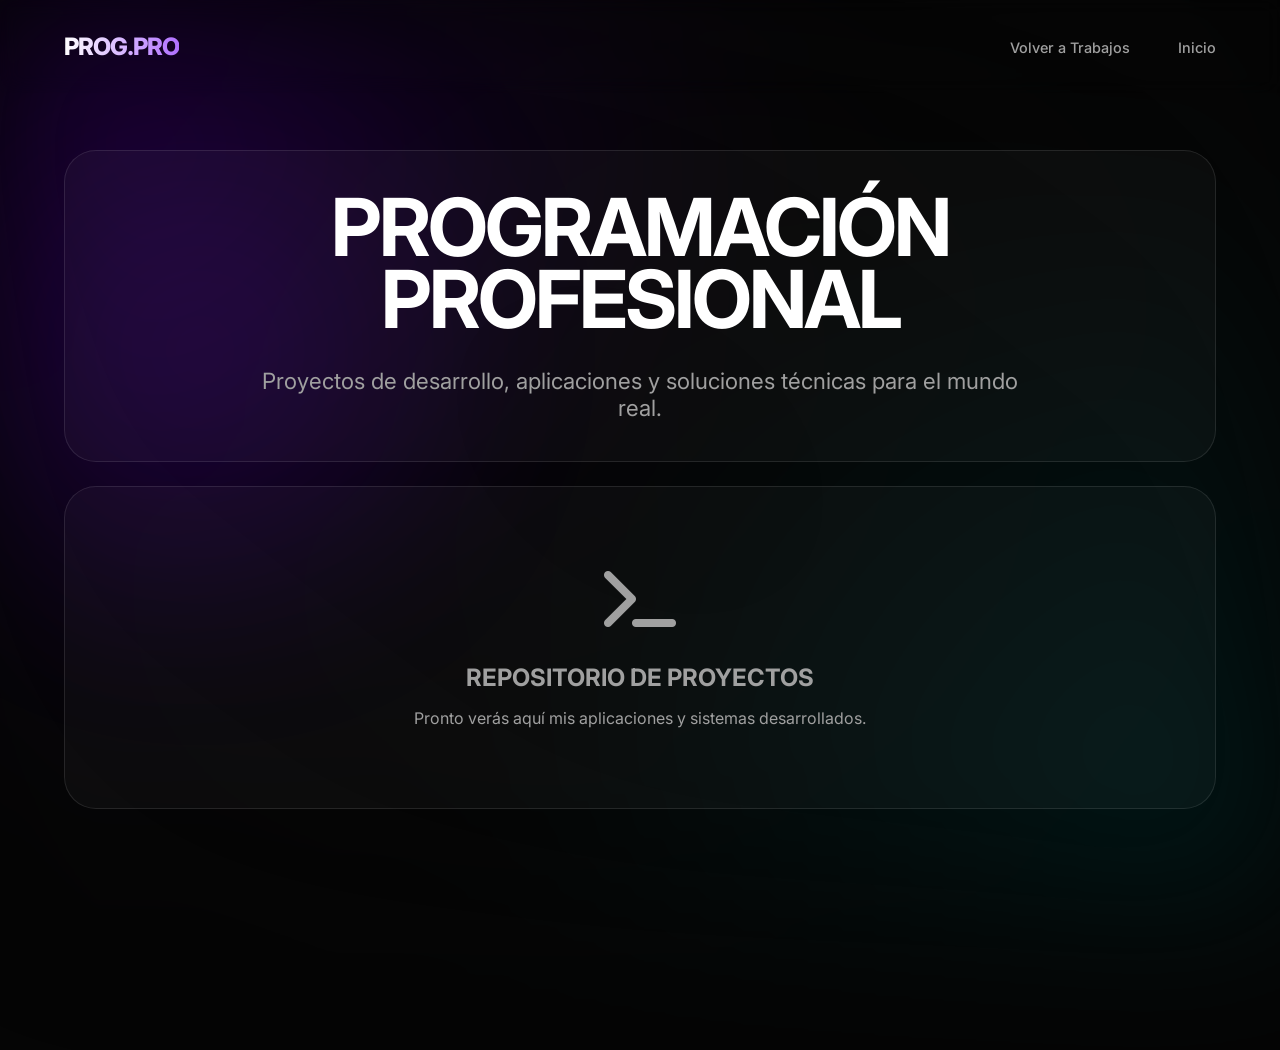
<file: trabajos-programacion.html>
<!DOCTYPE html>
<html lang="es">
<head>
    <meta charset="UTF-8">
    <meta name="viewport" content="width=device-width, initial-scale=1.0">
    <title>Programación Pro | Mi Inicio</title>
    <link rel="stylesheet" href="style.css">
    <link rel="preconnect" href="https://fonts.googleapis.com">
    <link rel="preconnect" href="https://fonts.gstatic.com" crossorigin>
    <link href="https://fonts.googleapis.com/css2?family=Inter:wght@400;500;700;800&display=swap" rel="stylesheet">
    <link rel="stylesheet" href="https://cdnjs.cloudflare.com/ajax/libs/font-awesome/6.0.0/css/all.min.css">
</head>
<body>
    <div class="bg-mesh"></div>
    <div class="bg-orb"></div>

    <header>
        <nav>
            <div class="logo">PROG.PRO</div>
            <div class="menu-toggle" id="mobile-menu">
                <span></span>
                <span></span>
                <span></span>
            </div>
            <ul class="nav-links">
                <li><a href="trabajos.html">Volver a Trabajos</a></li>
                <li><a href="index.html">Inicio</a></li>
            </ul>
        </nav>
    </header>

    <main>
        <div class="bento-card card-hero col-span-4 reveal" style="text-align: center; display: flex; flex-direction: column; align-items: center; justify-content: center;">
            <h1>PROGRAMACIÓN PROFESIONAL</h1>
            <p style="text-align: center; max-width: 800px; margin: 0 auto;">Proyectos de desarrollo, aplicaciones y soluciones técnicas para el mundo real.</p>
        </div>

        <div class="bento-card col-span-4 reveal" style="text-align: center; padding: 5rem;">
            <i class="fas fa-terminal" style="font-size: 4rem; color: var(--text-dim); margin-bottom: 2rem;"></i>
            <h2 style="color: var(--text-dim);">REPOSITORIO DE PROYECTOS</h2>
            <p style="color: var(--text-dim); margin-top: 1rem;">Pronto verás aquí mis aplicaciones y sistemas desarrollados.</p>
        </div>
    </main>

    <script src="script.js"></script>
</body>
</html>
</file>
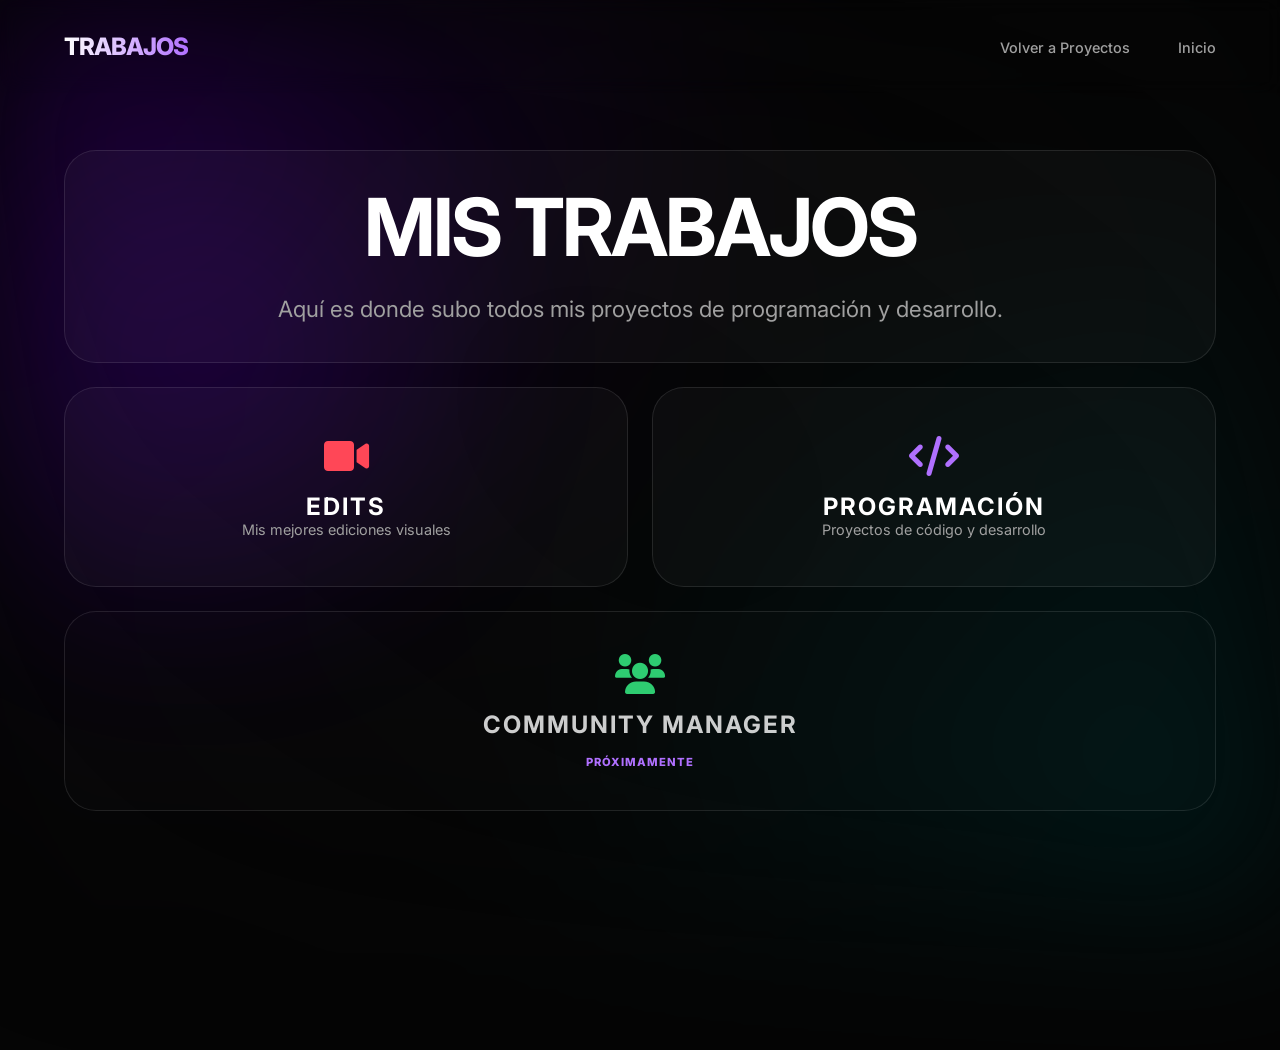
<file: trabajos.html>
<!DOCTYPE html>
<html lang="es">
<head>
    <meta charset="UTF-8">
    <meta name="viewport" content="width=device-width, initial-scale=1.0">
    <title>Trabajos | Mi Inicio</title>
    <link rel="stylesheet" href="style.css">
    <link rel="preconnect" href="https://fonts.googleapis.com">
    <link rel="preconnect" href="https://fonts.gstatic.com" crossorigin>
    <link href="https://fonts.googleapis.com/css2?family=Inter:wght@400;500;700;800&display=swap" rel="stylesheet">
    <link rel="stylesheet" href="https://cdnjs.cloudflare.com/ajax/libs/font-awesome/6.0.0/css/all.min.css">
    <style>
        .work-card {
            transition: transform 0.3s ease, border-color 0.3s ease;
            cursor: pointer;
            text-decoration: none;
            color: inherit;
        }
        .work-card:hover {
            transform: translateY(-10px);
            border-color: var(--accent-light);
        }
        .status-tag {
            font-size: 0.7rem;
            font-weight: 800;
            letter-spacing: 1px;
            color: var(--accent-light);
            margin-top: 1rem;
        }
    </style>
</head>
<body>
    <div class="bg-mesh"></div>
    <div class="bg-orb"></div>

    <header>
        <nav>
            <div class="logo">TRABAJOS</div>
            <div class="menu-toggle" id="mobile-menu">
                <span></span>
                <span></span>
                <span></span>
            </div>
            <ul class="nav-links">
                <li><a href="proyectos.html">Volver a Proyectos</a></li>
                <li><a href="index.html">Inicio</a></li>
            </ul>
        </nav>
    </header>

    <main>
        <div class="bento-card card-hero col-span-4 reveal" style="text-align: center; display: flex; flex-direction: column; align-items: center; justify-content: center;">
            <h1>MIS TRABAJOS</h1>
            <p style="text-align: center; max-width: 800px; margin: 0 auto;">Aquí es donde subo todos mis proyectos de programación y desarrollo.</p>
        </div>

        <!-- Sección EDITS -->
        <a href="trabajos-edits.html" class="bento-card col-span-2 reveal work-card" style="display: flex; flex-direction: column; align-items: center; justify-content: center; min-height: 200px;">
            <i class="fas fa-video" style="font-size: 2.5rem; color: #ff4757; margin-bottom: 1rem;"></i>
            <h2 style="letter-spacing: 2px;">EDITS</h2>
            <p style="color: var(--text-dim); font-size: 0.9rem;">Mis mejores ediciones visuales</p>
        </a>

        <!-- Sección PROGRAMACIÓN -->
        <a href="trabajos-programacion.html" class="bento-card col-span-2 reveal work-card" style="display: flex; flex-direction: column; align-items: center; justify-content: center; min-height: 200px;">
            <i class="fas fa-code" style="font-size: 2.5rem; color: var(--accent-light); margin-bottom: 1rem;"></i>
            <h2 style="letter-spacing: 2px;">PROGRAMACIÓN</h2>
            <p style="color: var(--text-dim); font-size: 0.9rem;">Proyectos de código y desarrollo</p>
        </a>

        <!-- Sección COMMUNITY MANAGER -->
        <div class="bento-card col-span-4 reveal" style="display: flex; flex-direction: column; align-items: center; justify-content: center; min-height: 150px; background: rgba(255,255,255,0.01);">
            <i class="fas fa-users" style="font-size: 2.5rem; color: #2ecc71; margin-bottom: 1rem;"></i>
            <h2 style="letter-spacing: 2px; opacity: 0.8;">COMMUNITY MANAGER</h2>
            <p class="status-tag">PRÓXIMAMENTE</p>
        </div>
    </main>

    <script src="script.js"></script>
</body>
</html>
</file>
<file: style.css>
:root {
    --bg-dark: #050505;
    --accent: #7000ff;
    --accent-light: #b070ff;
    --text-main: #ffffff;
    --text-dim: #a0a0a0;
    --glass: rgba(255, 255, 255, 0.03);
    --glass-border: rgba(255, 255, 255, 0.1);
    --font: 'Inter', system-ui, -apple-system, sans-serif;
}

* {
    margin: 0;
    padding: 0;
    box-sizing: border-box;
    /* Protección básica: evitar selección de texto */
    -webkit-user-select: none;
    -moz-user-select: none;
    -ms-user-select: none;
    user-select: none;
}

body {
    background-color: var(--bg-dark);
    color: var(--text-main);
    font-family: var(--font);
    overflow-x: hidden;
    min-height: 100vh;
}

/* Fondo de Gradiente Animado (Mesh Gradient) */
.bg-mesh {
    position: fixed;
    top: 0;
    left: 0;
    width: 100%;
    height: 100%;
    z-index: -1;
    background: radial-gradient(circle at 0% 0%, #1a0033 0%, transparent 50%),
                radial-gradient(circle at 100% 100%, #001a1a 0%, transparent 50%),
                radial-gradient(circle at 50% 50%, #050505 0%, transparent 100%);
    filter: blur(80px);
}

.bg-orb {
    position: fixed;
    width: 400px;
    height: 400px;
    background: var(--accent);
    filter: blur(120px);
    border-radius: 50%;
    opacity: 0.15;
    z-index: -1;
    animation: float 20s infinite alternate;
    pointer-events: none;
}

@media (max-width: 768px) {
    .bg-orb {
        width: 300px;
        height: 300px;
        top: 50% !important;
        left: 50% !important;
        transform: translate(-50%, -50%);
        animation: float-mobile 10s infinite alternate;
    }
}

@keyframes float-mobile {
    0% { transform: translate(-50%, -50%) scale(1); }
    100% { transform: translate(-50%, -50%) scale(1.2); }
}

@keyframes float {
    0% { transform: translate(-10%, -10%); }
    100% { transform: translate(110%, 110%); }
}

/* Header Minimalista */
header {
    padding: 2rem 5%;
    position: fixed;
    width: 100%;
    top: 0;
    z-index: 100;
    backdrop-filter: blur(10px);
}

nav {
    max-width: 1400px;
    margin: 0 auto;
    display: flex;
    justify-content: space-between;
    align-items: center;
}

.logo {
    font-size: 1.5rem;
    font-weight: 800;
    letter-spacing: -1px;
    background: linear-gradient(to right, #fff, var(--accent-light));
    -webkit-background-clip: text;
    -webkit-text-fill-color: transparent;
}

.nav-links {
    display: flex;
    gap: 3rem;
    list-style: none;
}

.nav-links a {
    text-decoration: none;
    color: var(--text-dim);
    font-size: 0.9rem;
    font-weight: 500;
    transition: all 0.4s cubic-bezier(0.23, 1, 0.32, 1);
    position: relative;
}

.nav-links a:hover {
    color: var(--text-main);
}

.nav-links a::after {
    content: '';
    position: absolute;
    bottom: -5px;
    left: 0;
    width: 0;
    height: 1px;
    background: var(--accent-light);
    transition: width 0.3s;
}

.nav-links a:hover::after {
    width: 100%;
}

/* Main Grid Layout (Estilo Bento) */
main {
    max-width: 1400px;
    margin: 150px auto 100px;
    padding: 0 5%;
    display: grid;
    grid-template-columns: repeat(4, 1fr);
    grid-auto-rows: minmax(200px, auto);
    gap: 1.5rem;
}

/* Utility Classes for Grid */
.col-span-1 { grid-column: span 1; }
.col-span-2 { grid-column: span 2; }
.col-span-3 { grid-column: span 3; }
.col-span-4 { grid-column: span 4; }
.row-span-2 { grid-row: span 2; }

.bento-card {
    background: var(--glass);
    border: 1px solid var(--glass-border);
    border-radius: 32px;
    padding: 2.5rem;
    transition: transform 0.6s cubic-bezier(0.23, 1, 0.32, 1), border 0.3s;
    position: relative;
    overflow: hidden;
}

.bento-card:hover {
    transform: translateY(-8px);
    border-color: rgba(255, 255, 255, 0.2);
}

.card-hero {
    display: flex;
    flex-direction: column;
    justify-content: center;
}

.card-hero h1 {
    font-size: 5rem;
    line-height: 0.9;
    letter-spacing: -3px;
    margin-bottom: 2rem;
}

.card-hero p {
    font-size: 1.4rem;
    color: var(--text-dim);
    max-width: 600px;
}

.card-skills {
    background: linear-gradient(145deg, var(--accent), #400080);
    display: flex;
    flex-direction: column;
    justify-content: space-between;
}

.card-skills h2 { font-size: 2rem; }
.skill-list { list-style: none; margin-top: 2rem; }
.skill-list li { 
    padding: 0.8rem 0; 
    border-bottom: 1px solid rgba(255,255,255,0.1);
    display: flex;
    justify-content: space-between;
}

.card-work h2 { margin-bottom: 1rem; }

.card-contact {
    display: flex;
    align-items: center;
    justify-content: space-between;
}

.contact-btn {
    background: var(--text-main);
    color: var(--bg-dark);
    padding: 1rem 2rem;
    border-radius: 100px;
    text-decoration: none;
    font-weight: 700;
    transition: transform 0.3s;
}

.contact-btn:hover { transform: scale(1.05); }

/* Menu Toggle */
.menu-toggle {
    display: none;
    flex-direction: column;
    gap: 6px;
    cursor: pointer;
    z-index: 101;
}

.menu-toggle span {
    width: 30px;
    height: 2px;
    background: var(--text-main);
    transition: 0.3s;
}

/* Animación de entrada */
.reveal {
    opacity: 0;
    transform: translateY(30px);
    transition: all 1s cubic-bezier(0.23, 1, 0.32, 1);
}

.reveal.active {
    opacity: 1;
    transform: translateY(0);
}

/* Responsividad */
@media (max-width: 1024px) {
    main { 
        grid-template-columns: repeat(2, 1fr); 
        margin-top: 120px;
    }
    .col-span-3, .col-span-4 { grid-column: span 2; }
    .card-hero h1 { font-size: 3.5rem; }
}

@media (max-width: 768px) {
    header { padding: 1.5rem 5%; }
    
    .menu-toggle { display: flex; }
    
    .nav-links {
        position: fixed;
        top: 0;
        right: -100%;
        width: 100%;
        height: 100vh;
        background: rgba(5, 5, 5, 0.95);
        backdrop-filter: blur(20px);
        flex-direction: column;
        align-items: center;
        justify-content: center;
        gap: 2rem;
        transition: 0.5s cubic-bezier(0.23, 1, 0.32, 1);
    }

    .nav-links.active { right: 0; }

    .nav-links a { font-size: 1.5rem; }

    .menu-toggle.active span:nth-child(1) { transform: translateY(8px) rotate(45deg); }
    .menu-toggle.active span:nth-child(2) { opacity: 0; }
    .menu-toggle.active span:nth-child(3) { transform: translateY(-8px) rotate(-45deg); }
}

@media (max-width: 600px) {
    main { 
        grid-template-columns: 1fr; 
        margin-top: 100px;
        gap: 1rem;
    }
    .col-span-1, .col-span-2, .col-span-3, .col-span-4 { grid-column: span 1; }
    
    .bento-card { padding: 1.5rem; border-radius: 24px; }
    
    .card-hero h1 { font-size: 2.5rem; letter-spacing: -1px; }
    .card-hero p { font-size: 1.1rem; }
    
    .card-skills h2 { font-size: 1.8rem; }
}

.bio-card {
    padding: 4rem;
}

@media (max-width: 600px) {
    .bio-card {
        padding: 2rem 1.5rem;
    }
    .bio-card h2 {
        font-size: 1.5rem !important;
    }
    .bio-card div p {
        font-size: 1rem !important;
    }
}
</file>
